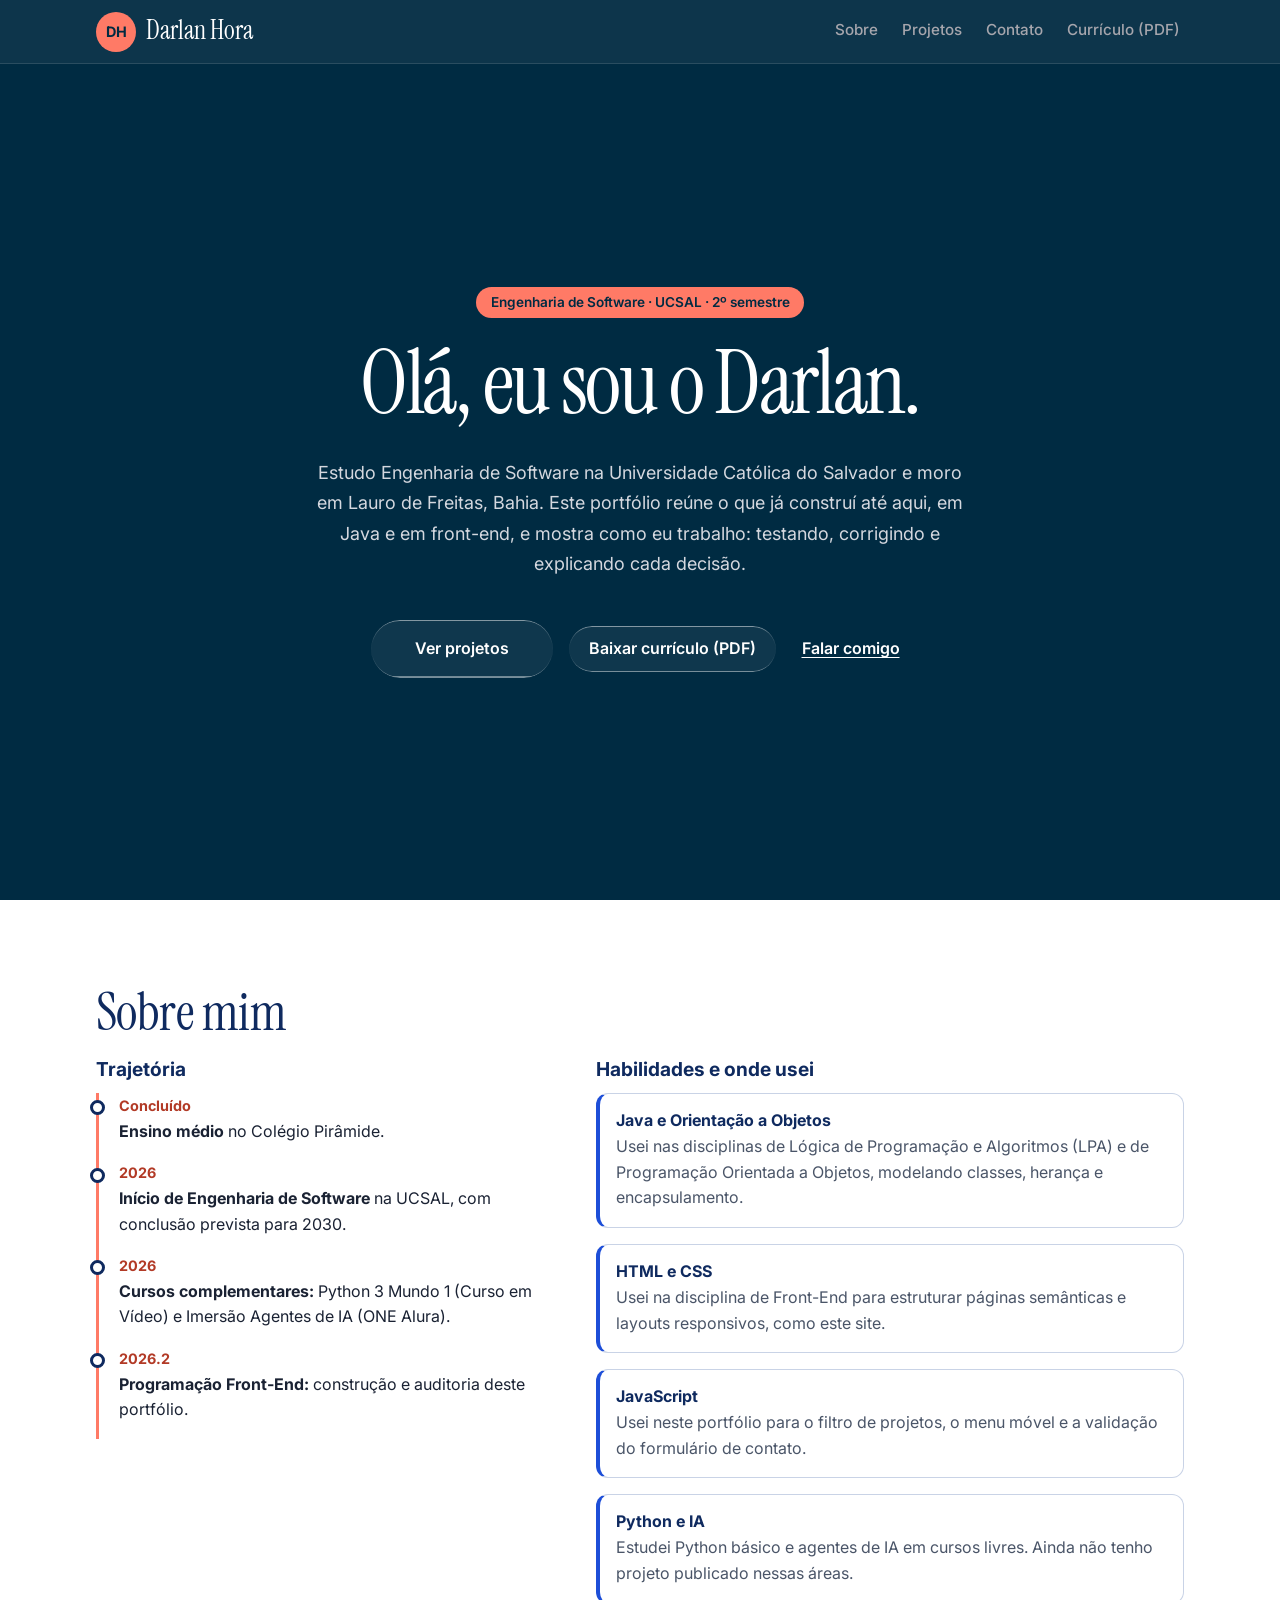
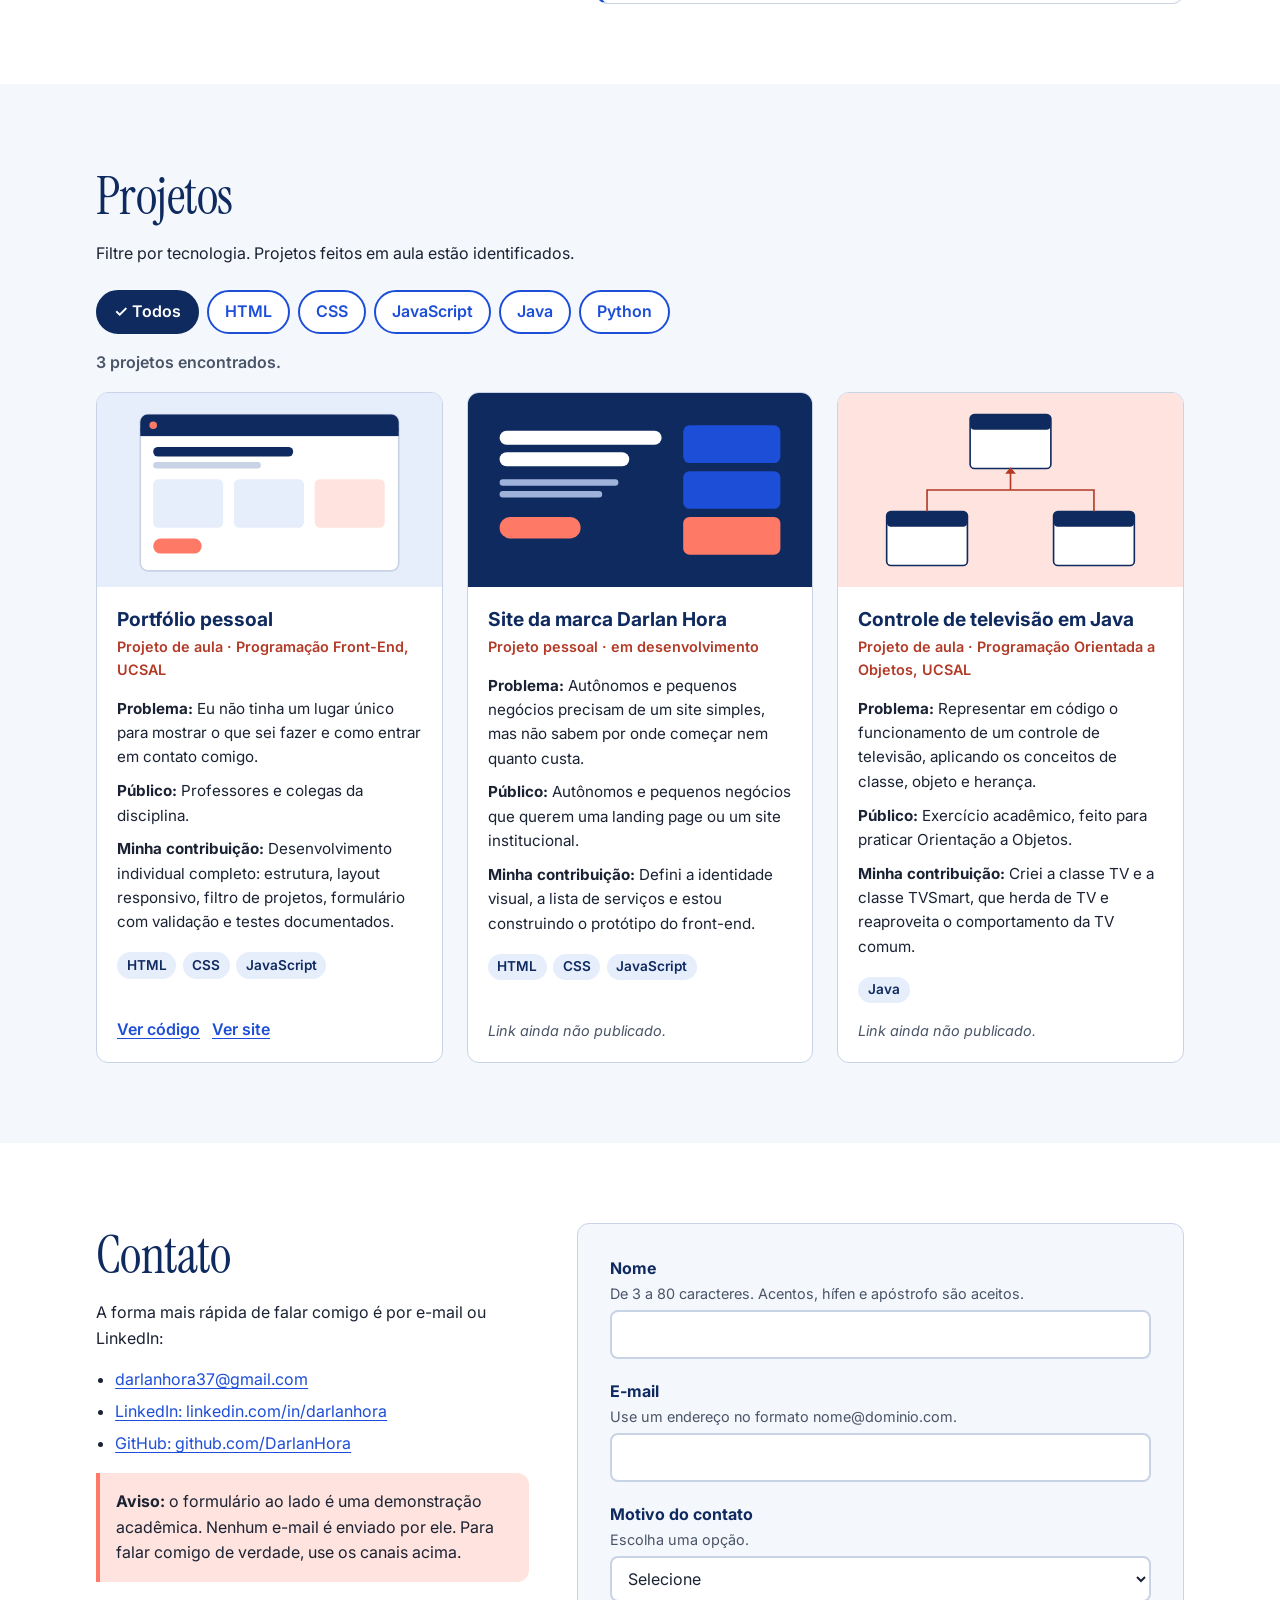
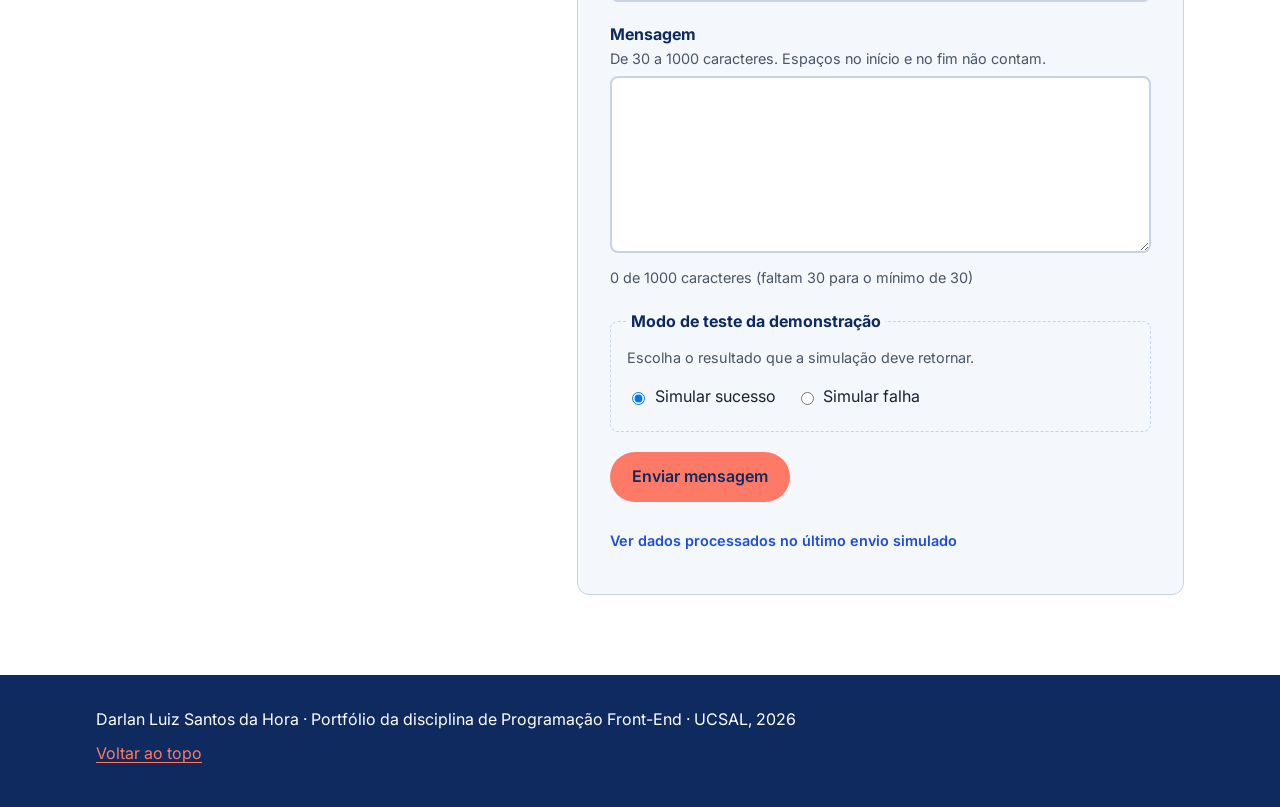
<file: index.html>
<!DOCTYPE html>
<html lang="pt-BR">
<head>
  <meta charset="UTF-8">
  <meta name="viewport" content="width=device-width, initial-scale=1">
  <title>Darlan Hora | Estudante de Engenharia de Software</title>
  <meta name="description" content="Portfólio de Darlan Hora, estudante de Engenharia de Software na UCSAL.">
  <link rel="icon" href="assets/img/favicon.svg" type="image/svg+xml">
  <!-- Fontes do novo visual: Instrument Serif nos títulos, Inter no texto -->
  <link rel="preconnect" href="https://fonts.googleapis.com">
  <link rel="preconnect" href="https://fonts.gstatic.com" crossorigin>
  <link rel="stylesheet" href="https://fonts.googleapis.com/css2?family=Instrument+Serif:ital@0;1&family=Inter:wght@400;500;600;700&display=swap">
  <link rel="stylesheet" href="css/styles.css">
  <!-- Marca que o JS está ativo. Sem JS, o menu fica sempre aberto e nada some. -->
  <script>document.documentElement.classList.add('js');</script>
</head>
<body>
  <a class="pular-link" href="#conteudo">Pular para o conteúdo</a>

  <header class="cabecalho">
    <div class="container cabecalho__interno">
      <a class="marca" href="#inicio" aria-label="Darlan Hora, voltar ao início">
        <span class="marca__sigla" aria-hidden="true">DH</span>
        <span class="marca__nome">Darlan Hora</span>
      </a>

      <nav aria-label="Navegação principal">
        <button class="menu-botao" type="button" aria-expanded="false" aria-controls="menu-principal">
          <span class="menu-botao__icone" aria-hidden="true"></span>
          <span class="menu-botao__texto">Menu</span>
        </button>
        <ul class="menu" id="menu-principal">
          <li><a href="#sobre">Sobre</a></li>
          <li><a href="#projetos">Projetos</a></li>
          <li><a href="#contato">Contato</a></li>
          <li><a href="assets/curriculo-darlan-hora.pdf" download>Currículo (PDF)</a></li>
        </ul>
      </nav>
    </div>
  </header>

  <main id="conteudo" tabindex="-1">
    <!-- INÍCIO -->
    <section class="hero" id="inicio" aria-labelledby="titulo-inicio">
      <div class="container hero__interno">
        <p class="hero__rotulo animar-entrada">Engenharia de Software · UCSAL · 2º semestre</p>
        <h1 id="titulo-inicio" class="animar-entrada">
          Olá, eu sou o Darlan.
        </h1>
        <p class="hero__texto animar-entrada animar-entrada--atraso-1">
          Estudo Engenharia de Software na Universidade Católica do Salvador e moro em Lauro de Freitas, Bahia.
          Este portfólio reúne o que já construí até aqui, em Java e em front-end, e mostra como eu trabalho:
          testando, corrigindo e explicando cada decisão.
        </p>
        <div class="hero__acoes animar-entrada animar-entrada--atraso-2">
          <a class="botao vidro botao--grande" href="#projetos">Ver projetos</a>
          <a class="botao vidro" href="assets/curriculo-darlan-hora.pdf" download>Baixar currículo (PDF)</a>
          <a class="botao botao--link" href="#contato">Falar comigo</a>
        </div>
      </div>

    </section>

    <!-- SOBRE -->
    <section class="secao" id="sobre" aria-labelledby="titulo-sobre">
      <div class="container">
        <h2 id="titulo-sobre">Sobre mim</h2>

        <div class="sobre__grade">
          <div>
            <h3>Trajetória</h3>
            <ol class="linha-tempo">
              <li>
                <span class="linha-tempo__quando">Concluído</span>
                <p><strong>Ensino médio</strong> no Colégio Pirâmide.</p>
              </li>
              <li>
                <span class="linha-tempo__quando">2026</span>
                <p><strong>Início de Engenharia de Software</strong> na UCSAL, com conclusão prevista para 2030.</p>
              </li>
              <li>
                <span class="linha-tempo__quando">2026</span>
                <p><strong>Cursos complementares:</strong> Python 3 Mundo 1 (Curso em Vídeo) e Imersão Agentes de IA (ONE Alura).</p>
              </li>
              <li>
                <span class="linha-tempo__quando">2026.2</span>
                <p><strong>Programação Front-End:</strong> construção e auditoria deste portfólio.</p>
              </li>
            </ol>
          </div>

          <div>
            <h3>Habilidades e onde usei</h3>
            <ul class="habilidades">
              <li>
                <h4>Java e Orientação a Objetos</h4>
                <p>Usei nas disciplinas de Lógica de Programação e Algoritmos (LPA) e de Programação Orientada a Objetos, modelando classes, herança e encapsulamento.</p>
              </li>
              <li>
                <h4>HTML e CSS</h4>
                <p>Usei na disciplina de Front-End para estruturar páginas semânticas e layouts responsivos, como este site.</p>
              </li>
              <li>
                <h4>JavaScript</h4>
                <p>Usei neste portfólio para o filtro de projetos, o menu móvel e a validação do formulário de contato.</p>
              </li>
              <li>
                <h4>Python e IA</h4>
                <p>Estudei Python básico e agentes de IA em cursos livres. Ainda não tenho projeto publicado nessas áreas.</p>
              </li>
            </ul>
          </div>
        </div>
      </div>
    </section>

    <!-- PROJETOS -->
    <section class="secao secao--suave" id="projetos" aria-labelledby="titulo-projetos">
      <div class="container">
        <h2 id="titulo-projetos">Projetos</h2>
        <p>Filtre por tecnologia. Projetos feitos em aula estão identificados.</p>

        <!-- Os botões são gerados em js/filtro-projetos.js a partir da lista FILTROS -->
        <div class="filtro" role="group" aria-label="Filtrar projetos por tecnologia" id="filtro-projetos"></div>

        <p class="filtro__resultado" id="resultado-filtro" role="status" aria-live="polite"></p>

        <ul class="cards" id="lista-projetos"></ul>

        <div class="vazio" id="estado-vazio" hidden>
          <p><strong>Nenhum projeto encontrado com essa tecnologia.</strong> Ainda estou estudando essa área. Veja os outros projetos:</p>
          <button class="botao botao--secundario" type="button" id="limpar-filtro">Mostrar todos os projetos</button>
        </div>

        <noscript><p>Ative o JavaScript para ver a lista de projetos, ou acesse <a href="https://github.com/DarlanHora">meu GitHub</a>.</p></noscript>
      </div>
    </section>

    <!-- CONTATO -->
    <section class="secao" id="contato" aria-labelledby="titulo-contato">
      <div class="container contato__grade">
        <div>
          <h2 id="titulo-contato">Contato</h2>
          <p>A forma mais rápida de falar comigo é por e-mail ou LinkedIn:</p>
          <ul class="canais">
            <li><a href="mailto:darlanhora37@gmail.com">darlanhora37@gmail.com</a></li>
            <li><a href="https://www.linkedin.com/in/darlanhora/" target="_blank" rel="noopener">LinkedIn: linkedin.com/in/darlanhora<span class="visualmente-oculto"> (abre em nova aba)</span></a></li>
            <li><a href="https://github.com/DarlanHora" target="_blank" rel="noopener">GitHub: github.com/DarlanHora<span class="visualmente-oculto"> (abre em nova aba)</span></a></li>
          </ul>
          <p class="aviso-demo">
            <strong>Aviso:</strong> o formulário ao lado é uma demonstração acadêmica.
            Nenhum e-mail é enviado por ele. Para falar comigo de verdade, use os canais acima.
          </p>
        </div>

        <!-- novalidate: a validação nativa continua sendo usada (validity),
             mas quem decide quando e como mostrar os erros é o js/formulario.js -->
        <form class="formulario" id="form-contato" novalidate>
          <div class="resumo-erros" id="resumo-erros" tabindex="-1" hidden>
            <h3 id="resumo-titulo">Corrija os campos abaixo para continuar:</h3>
            <ul id="resumo-lista"></ul>
          </div>

          <div class="campo">
            <label for="nome">Nome</label>
            <p class="campo__dica" id="nome-dica">De 3 a 80 caracteres. Acentos, hífen e apóstrofo são aceitos.</p>
            <input type="text" id="nome" name="nome" autocomplete="name" required minlength="3" maxlength="80" aria-describedby="nome-dica nome-erro">
            <p class="campo__erro" id="nome-erro" hidden></p>
          </div>

          <div class="campo">
            <label for="email">E-mail</label>
            <p class="campo__dica" id="email-dica">Use um endereço no formato nome@dominio.com.</p>
            <input type="email" id="email" name="email" autocomplete="email" required aria-describedby="email-dica email-erro">
            <p class="campo__erro" id="email-erro" hidden></p>
          </div>

          <div class="campo">
            <label for="motivo">Motivo do contato</label>
            <p class="campo__dica" id="motivo-dica">Escolha uma opção.</p>
            <select id="motivo" name="motivo" required aria-describedby="motivo-dica motivo-erro">
              <option value="">Selecione</option>
              <option value="oportunidade">Oportunidade profissional</option>
              <option value="freelance">Projeto freelance</option>
              <option value="outro">Outro</option>
            </select>
            <p class="campo__erro" id="motivo-erro" hidden></p>
          </div>

          <!-- Só aparece com "Outro". Fora disso fica hidden + disabled:
               não valida e não entra no FormData. -->
          <div class="campo" id="campo-assunto" hidden>
            <label for="assunto">Assunto</label>
            <p class="campo__dica" id="assunto-dica">De 5 a 100 caracteres.</p>
            <input type="text" id="assunto" name="assunto" minlength="5" maxlength="100" disabled aria-describedby="assunto-dica assunto-erro">
            <p class="campo__erro" id="assunto-erro" hidden></p>
          </div>

          <div class="campo">
            <label for="mensagem">Mensagem</label>
            <p class="campo__dica" id="mensagem-dica">De 30 a 1000 caracteres. Espaços no início e no fim não contam.</p>
            <textarea id="mensagem" name="mensagem" rows="6" required minlength="30" maxlength="1000" aria-describedby="mensagem-dica mensagem-contador mensagem-erro"></textarea>
            <p class="campo__contador" id="mensagem-contador">0 de 1000 caracteres (mínimo 30)</p>
            <p class="campo__erro" id="mensagem-erro" hidden></p>
          </div>

          <fieldset class="modo-teste">
            <legend>Modo de teste da demonstração</legend>
            <p class="campo__dica">Escolha o resultado que a simulação deve retornar.</p>
            <label><input type="radio" name="resultado-simulado" value="sucesso" checked> Simular sucesso</label>
            <label><input type="radio" name="resultado-simulado" value="falha"> Simular falha</label>
          </fieldset>

          <button class="botao botao--primario" type="submit" id="botao-enviar">Enviar mensagem</button>

          <!-- Região de status: lida por leitores de tela sem roubar o foco -->
          <p class="status" id="status-envio" role="status" aria-live="polite"></p>

          <details class="dados-processados">
            <summary>Ver dados processados no último envio simulado</summary>
            <pre id="dados-processados">Nenhum envio concluído ainda.</pre>
          </details>
        </form>
      </div>
    </section>
  </main>

  <footer class="rodape">
    <div class="container">
      <p>Darlan Luiz Santos da Hora · Portfólio da disciplina de Programação Front-End · UCSAL, 2026</p>
      <p><a href="#inicio">Voltar ao topo</a></p>
    </div>
  </footer>

  <!-- Ordem importa: os dados vêm antes de quem usa os dados -->
  <script src="js/dados-projetos.js" defer></script>
  <script src="js/menu.js" defer></script>
  <script src="js/filtro-projetos.js" defer></script>
  <script src="js/formulario.js" defer></script>
</body>
</html>
</file>
<file: css/styles.css>
/* ==========================================================
   Portfólio Darlan Hora
   Mobile first: o estilo base é para telas estreitas e as
   media queries só acrescentam o que muda em telas maiores.
   Contrastes conferidos (WCAG AA):
     azul-900 sobre branco 13.8:1 · azul-600 sobre branco 6.7:1
     coral-700 sobre branco 5.9:1 · coral-400 sobre azul-900 5.4:1
   O coral claro (#FF7A66) nunca é usado como texto sobre branco (2.5:1).
   Animações só rodam com prefers-reduced-motion: no-preference.
   ========================================================== */

:root {
  --azul-900: #0F2A5F;
  --azul-600: #1D4ED8;
  --azul-100: #E6EDFB;
  --coral-400: #FF7A66;
  --coral-100: #FFE3DE;
  --coral-700: #B23A26;
  --branco: #FFFFFF;
  --fundo-suave: #F4F7FC;
  --texto: #1A2233;
  --texto-suave: #4A5568;
  --borda: #C9D3E6;
  --sucesso: #166534;
  --sucesso-fundo: #E7F6EC;

  --foco: var(--azul-600);
  --raio: 12px;
  --espaco: clamp(1rem, 4vw, 2rem);
  --largura-max: 72rem;

  /* Visual do topo (inspirado no template "Velorah") */
  --fonte-titulo: "Instrument Serif", Georgia, serif;
  --fonte-texto: "Inter", system-ui, -apple-system, "Segoe UI", Roboto, sans-serif;
  --azul-noite: #002B42;   /* hsl(201 100% 13%) */
  --cinza-suave: #A6A6AD;  /* hsl(240 4% 66%), 7.4:1 sobre o azul-noite */
}

*,
*::before,
*::after { box-sizing: border-box; }

html { scroll-padding-top: 5rem; } /* âncoras não ficam escondidas atrás do cabeçalho fixo */

body {
  margin: 0;
  font-family: var(--fonte-texto);
  font-size: 1rem;
  line-height: 1.6;
  color: var(--texto);
  background: var(--branco);
}

img { max-width: 100%; height: auto; display: block; }

h1, h2, h3, h4 { line-height: 1.25; color: var(--azul-900); margin: 0 0 .75rem; }
h1, h2 { font-family: var(--fonte-titulo); font-weight: 400; letter-spacing: -0.01em; }
h1 { font-size: clamp(2.5rem, 8vw, 5.5rem); line-height: .95; letter-spacing: -0.03em; }
h2 { font-size: clamp(2.25rem, 5vw, 3.25rem); }
h3 { font-size: 1.2rem; }
h4 { font-size: 1rem; margin-bottom: .25rem; }
p { margin: 0 0 1rem; }

a { color: var(--azul-600); text-underline-offset: .2em; }
a:hover { color: var(--azul-900); }

/* Foco sempre visível, só para teclado */
:focus-visible {
  outline: 3px solid var(--foco);
  outline-offset: 3px;
  border-radius: 4px;
}
main:focus { outline: none; } /* main recebe foco pelo "pular link", sem moldura gigante */

.container {
  width: 100%;
  max-width: var(--largura-max);
  margin-inline: auto;
  padding-inline: var(--espaco);
}

.visualmente-oculto {
  position: absolute !important;
  width: 1px; height: 1px;
  overflow: hidden;
  clip: rect(0 0 0 0);
  white-space: nowrap;
}

.pular-link {
  position: absolute;
  left: 1rem;
  top: -10rem;
  z-index: 100;
  padding: .75rem 1rem;
  background: var(--azul-900);
  color: var(--branco);
  border-radius: var(--raio);
}
.pular-link:focus { top: 1rem; --foco: var(--coral-400); }

/* ---------------- Botões ---------------- */

.botao {
  display: inline-flex;
  align-items: center;
  justify-content: center;
  min-height: 44px; /* alvo de toque confortável */
  padding: .65rem 1.25rem;
  border: 2px solid transparent;
  border-radius: 999px;
  font: inherit;
  font-weight: 600;
  text-decoration: none;
  cursor: pointer;
  text-align: center;
}
.botao--primario { background: var(--coral-400); color: var(--azul-900); }
.botao--primario:hover { background: var(--coral-100); color: var(--azul-900); }
.botao--secundario { background: transparent; color: var(--azul-600); border-color: var(--azul-600); }
.botao--secundario:hover { background: var(--azul-100); }
.botao--link { background: transparent; color: inherit; text-decoration: underline; padding-inline: .5rem; }
.botao[aria-disabled="true"] { opacity: .7; cursor: progress; }

/* ---------------- Cabeçalho e menu ---------------- */

.cabecalho {
  position: sticky;
  top: 0;
  z-index: 50;
  background: rgba(0, 43, 66, .95);
  backdrop-filter: blur(10px);
  -webkit-backdrop-filter: blur(10px);
  border-bottom: 1px solid rgba(255, 255, 255, .12);
  --foco: var(--coral-400);
}
.cabecalho__interno {
  display: flex;
  flex-wrap: wrap;
  align-items: center;
  justify-content: space-between;
  gap: .5rem;
  padding-block: .6rem;
}
.marca {
  display: inline-flex;
  align-items: center;
  gap: .6rem;
  font-family: var(--fonte-titulo);
  font-size: 1.6rem;
  font-weight: 400;
  color: var(--branco);
  text-decoration: none;
}
.marca__sigla {
  display: grid;
  place-items: center;
  width: 2.5rem; height: 2.5rem;
  border-radius: 50%;
  background: var(--coral-400);
  color: var(--azul-noite);
  font-family: var(--fonte-texto);
  font-weight: 700;
  font-size: .9rem;
}

.menu-botao {
  display: none; /* só aparece quando o JS está ativo, em tela estreita */
  align-items: center;
  gap: .5rem;
  min-height: 44px;
  padding: .5rem .9rem;
  border: 1px solid rgba(255, 255, 255, .5);
  border-radius: 999px;
  background: transparent;
  color: var(--branco);
  font: inherit;
  font-weight: 600;
  cursor: pointer;
}
.menu-botao__icone,
.menu-botao__icone::before,
.menu-botao__icone::after {
  display: block;
  width: 1.1rem; height: 2px;
  background: currentColor;
  position: relative;
}
.menu-botao__icone::before,
.menu-botao__icone::after { content: ""; position: absolute; }
.menu-botao__icone::before { top: -6px; }
.menu-botao__icone::after { top: 6px; }

.menu {
  list-style: none;
  margin: 0;
  padding: 0;
  display: flex;
  flex-wrap: wrap;
  gap: .25rem 1rem;
}
.menu a {
  display: inline-block;
  padding: .5rem .25rem;
  min-height: 44px;
  color: var(--cinza-suave);
  font-size: .95rem;
  font-weight: 500;
  text-decoration: none;
  transition: color .15s ease;
}
.menu a:hover { color: var(--branco); }

/* Tela estreita com JS: menu recolhível controlado pelo aria-expanded */
@media (max-width: 47.99em) {
  .js .menu-botao { display: inline-flex; }
  .js .menu {
    display: none;
    flex-direction: column;
    /* painel logo abaixo do cabeçalho (que é sticky, logo serve de referência) */
    position: absolute;
    top: 100%;
    left: 0;
    right: 0;
    padding: .5rem var(--espaco) 1rem;
    background: var(--azul-noite);
    border-bottom: 1px solid rgba(255, 255, 255, .12);
    box-shadow: 0 8px 16px rgba(0, 0, 0, .3);
  }
  .js .menu-botao[aria-expanded="true"] + .menu { display: flex; }
}

/* ---------------- Hero ---------------- */

.hero {
  display: flex;
  align-items: center;
  min-height: calc(100svh - 4rem); /* ocupa a tela, descontando o cabeçalho */
  padding-block: clamp(4rem, 12vw, 7rem);
  background: var(--azul-noite);
  color: var(--branco);
  text-align: center;
  --foco: var(--coral-400);
}
.hero__interno { display: flex; flex-direction: column; align-items: center; }
.hero h1 { color: var(--branco); max-width: 16ch; margin-bottom: 0; }
.hero__rotulo {
  display: inline-block;
  margin-bottom: 1.5rem;
  padding: .3rem .9rem;
  border-radius: 999px;
  background: var(--coral-400);
  color: var(--azul-noite);
  font-weight: 600;
  font-size: .85rem;
}
.hero__texto {
  max-width: 42rem;
  margin: 2rem 0 0;
  font-size: clamp(1rem, 2.5vw, 1.125rem);
  line-height: 1.7;
  color: #D4D8DF;
}
.hero__acoes {
  display: flex;
  flex-wrap: wrap;
  justify-content: center;
  align-items: center;
  gap: .75rem 1rem;
  margin-top: 2.5rem;
}
.hero .botao { color: var(--branco); }
.hero .botao--link { color: var(--branco); }
.botao--grande { padding: 1rem 2.75rem; font-size: 1rem; }

/* Efeito "vidro líquido" do template, em CSS puro */
.vidro {
  position: relative;
  overflow: hidden;
  background: rgba(255, 255, 255, .06);
  background-blend-mode: luminosity;
  backdrop-filter: blur(6px);
  -webkit-backdrop-filter: blur(6px);
  border: none;
  box-shadow: inset 0 1px 1px rgba(255, 255, 255, .1);
}
.vidro::before {
  content: "";
  position: absolute;
  inset: 0;
  border-radius: inherit;
  padding: 1.4px;
  background: linear-gradient(180deg,
    rgba(255, 255, 255, .45) 0%, rgba(255, 255, 255, .15) 20%,
    rgba(255, 255, 255, 0) 40%, rgba(255, 255, 255, 0) 60%,
    rgba(255, 255, 255, .15) 80%, rgba(255, 255, 255, .45) 100%);
  /* a máscara recorta o miolo e deixa só a borda brilhante */
  -webkit-mask: linear-gradient(#fff 0 0) content-box, linear-gradient(#fff 0 0);
  -webkit-mask-composite: xor;
  mask-composite: exclude;
  pointer-events: none;
}
.vidro:hover { background: rgba(255, 255, 255, .12); }

/* ---------------- Seções ---------------- */

.secao { padding-block: clamp(3rem, 8vw, 5rem); }
.secao--suave { background: var(--fundo-suave); }

.sobre__grade { display: grid; gap: 2rem; }

.linha-tempo { list-style: none; margin: 0; padding: 0; border-left: 3px solid var(--coral-400); }
.linha-tempo li { position: relative; padding: 0 0 1rem 1.25rem; }
.linha-tempo li::before {
  content: "";
  position: absolute;
  left: -9px; top: .45rem;
  width: 15px; height: 15px;
  border-radius: 50%;
  background: var(--branco);
  border: 3px solid var(--azul-900);
}
.linha-tempo__quando { font-size: .9rem; font-weight: 700; color: var(--coral-700); }
.linha-tempo p { margin: 0; }

.habilidades { list-style: none; margin: 0; padding: 0; display: grid; gap: 1rem; }
.habilidades li {
  padding: 1rem;
  border: 1px solid var(--borda);
  border-left: 4px solid var(--azul-600);
  border-radius: var(--raio);
}
.habilidades p { margin: 0; color: var(--texto-suave); }

/* ---------------- Filtro e cards ---------------- */

.filtro { display: flex; flex-wrap: wrap; gap: .5rem; margin: 1.5rem 0 1rem; }
.filtro__botao {
  min-height: 44px;
  padding: .45rem 1rem;
  border: 2px solid var(--azul-600);
  border-radius: 999px;
  background: var(--branco);
  color: var(--azul-600);
  font: inherit;
  font-weight: 600;
  cursor: pointer;
}
.filtro__botao:hover { background: var(--azul-100); }
/* Estado ativo: cor + marcação "✓", para não depender só da cor */
.filtro__botao[aria-pressed="true"] { background: var(--azul-900); border-color: var(--azul-900); color: var(--branco); }
.filtro__botao[aria-pressed="true"]::before { content: "✓ "; }

.filtro__resultado { font-weight: 600; color: var(--texto-suave); }

.cards {
  list-style: none;
  margin: 0;
  padding: 0;
  display: grid;
  /* min(100%, 18rem): em 360px o card nunca força rolagem horizontal */
  grid-template-columns: repeat(auto-fill, minmax(min(100%, 18rem), 1fr));
  gap: 1.5rem;
}
.card {
  display: flex;
  flex-direction: column;
  min-width: 0; /* deixa o texto quebrar dentro do grid */
  background: var(--branco);
  border: 1px solid var(--borda);
  border-radius: var(--raio);
  overflow: hidden;
}
.card[hidden] { display: none; }
.card__imagem { width: 100%; aspect-ratio: 16 / 9; object-fit: cover; background: var(--azul-100); }
.card__corpo { display: flex; flex-direction: column; flex: 1; padding: 1.25rem; overflow-wrap: anywhere; }
.card__titulo { margin-bottom: .25rem; }
.card__origem { font-size: .9rem; font-weight: 600; color: var(--coral-700); }
.card__info { font-size: .95rem; margin-bottom: .6rem; }
.card__tags { list-style: none; margin: .5rem 0 1rem; padding: 0; display: flex; flex-wrap: wrap; gap: .4rem; }
.tag { padding: .15rem .6rem; border-radius: 999px; background: var(--azul-100); color: var(--azul-900); font-size: .85rem; font-weight: 600; }
.card__links { margin-top: auto; display: flex; flex-wrap: wrap; gap: .75rem; }
.card__link { font-weight: 600; }
.card__sem-link { margin: 0; font-size: .9rem; color: var(--texto-suave); font-style: italic; }

.vazio {
  padding: 1.5rem;
  border: 2px dashed var(--borda);
  border-radius: var(--raio);
  background: var(--branco);
}

/* ---------------- Contato e formulário ---------------- */

.contato__grade { display: grid; gap: 2rem; }
.canais { padding-left: 1.2rem; overflow-wrap: anywhere; }
.canais li { margin-bottom: .4rem; }
.aviso-demo {
  padding: 1rem;
  border-left: 4px solid var(--coral-400);
  background: var(--coral-100);
  border-radius: 0 var(--raio) var(--raio) 0;
}

.formulario {
  padding: clamp(1rem, 4vw, 2rem);
  border: 1px solid var(--borda);
  border-radius: var(--raio);
  background: var(--fundo-suave);
  min-width: 0;
}
.campo { margin-bottom: 1.25rem; }
.campo[hidden] { display: none; }
.campo label { display: block; font-weight: 700; color: var(--azul-900); }
.campo__dica,
.campo__contador { margin: 0 0 .35rem; font-size: .9rem; color: var(--texto-suave); }
.campo__contador { margin: .35rem 0 0; }

input[type="text"],
input[type="email"],
select,
textarea {
  width: 100%;
  min-height: 44px;
  padding: .6rem .75rem;
  border: 2px solid var(--borda);
  border-radius: 8px;
  background: var(--branco);
  color: var(--texto);
  font: inherit;
}
textarea { resize: vertical; }
input:focus-visible,
select:focus-visible,
textarea:focus-visible { border-color: var(--azul-600); }

[aria-invalid="true"] { border-color: var(--coral-700); border-width: 3px; }
.campo__erro {
  margin: .35rem 0 0;
  font-size: .95rem;
  font-weight: 600;
  color: var(--coral-700);
}

.resumo-erros {
  margin-bottom: 1.5rem;
  padding: 1rem 1.25rem;
  border: 2px solid var(--coral-700);
  border-radius: var(--raio);
  background: var(--branco);
}
.resumo-erros h3 { color: var(--coral-700); font-size: 1rem; }
.resumo-erros ul { margin: 0; padding-left: 1.2rem; }
.resumo-erros a { color: var(--coral-700); }

.modo-teste {
  margin: 0 0 1.25rem;
  padding: .75rem 1rem;
  border: 1px dashed var(--borda);
  border-radius: 8px;
}
.modo-teste legend { font-weight: 700; color: var(--azul-900); padding-inline: .25rem; }
.modo-teste label { display: inline-flex; align-items: center; gap: .4rem; margin-right: 1rem; min-height: 44px; }

.status { margin: 1rem 0 0; font-weight: 600; }
.status:empty { display: none; }
.formulario[data-estado="processando"] .status { color: var(--azul-900); }
.formulario[data-estado="sucesso"] .status { color: var(--sucesso); padding: .75rem; background: var(--sucesso-fundo); border-radius: 8px; }
.formulario[data-estado="falha"] .status,
.formulario[data-estado="erro"] .status { color: var(--coral-700); padding: .75rem; background: var(--branco); border: 2px solid var(--coral-700); border-radius: 8px; }

.dados-processados { margin-top: 1rem; font-size: .9rem; }
.dados-processados summary { cursor: pointer; color: var(--azul-600); font-weight: 600; min-height: 44px; display: flex; align-items: center; }
.dados-processados pre {
  margin: .5rem 0 0;
  padding: .75rem;
  background: var(--branco);
  border: 1px solid var(--borda);
  border-radius: 8px;
  white-space: pre-wrap;
  overflow-wrap: anywhere;
}

/* ---------------- Rodapé ---------------- */

.rodape { padding-block: 2rem; background: var(--azul-900); color: var(--branco); --foco: var(--coral-400); }
.rodape p { margin: 0 0 .5rem; }
.rodape a { color: var(--coral-400); }

/* ---------------- Telas médias e grandes ---------------- */

@media (min-width: 48em) {
  .sobre__grade { grid-template-columns: 1fr 1.3fr; gap: 3rem; }
}

@media (min-width: 64em) {
  .contato__grade { grid-template-columns: 1fr 1.4fr; gap: 3rem; align-items: start; }
}

/* ---------------- Movimento ---------------- */

/* Rolagem suave só para quem não pediu movimento reduzido */
@media (prefers-reduced-motion: no-preference) {
  html { scroll-behavior: smooth; }
  .botao, .filtro__botao { transition: background-color .15s ease, transform .15s ease; }
  .vidro:hover { transform: scale(1.03); }

  /* Entrada do topo: sobe e aparece, em sequência */
  @keyframes subir-e-aparecer {
    from { opacity: 0; transform: translateY(24px); }
    to   { opacity: 1; transform: translateY(0); }
  }
  .animar-entrada { animation: subir-e-aparecer .8s ease-out both; }
  .animar-entrada--atraso-1 { animation-delay: .2s; }
  .animar-entrada--atraso-2 { animation-delay: .4s; }
}
</file>
